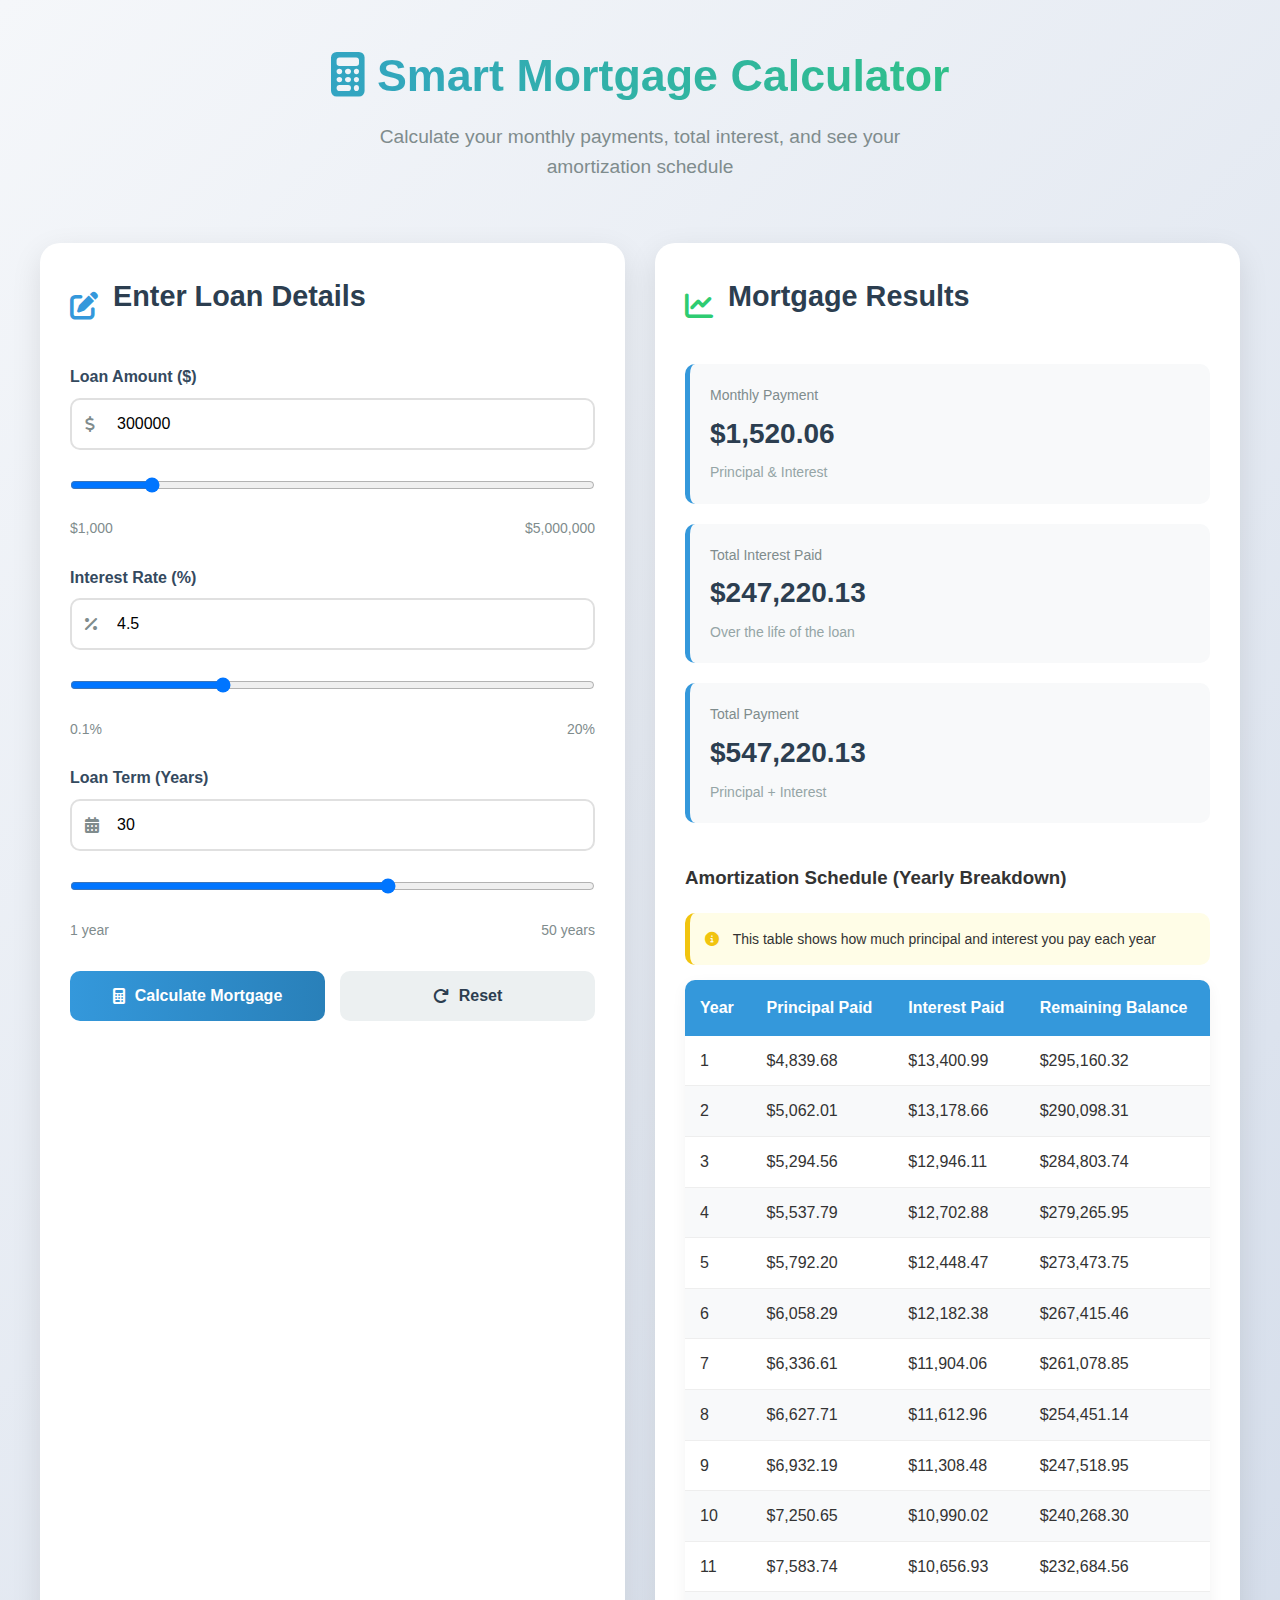
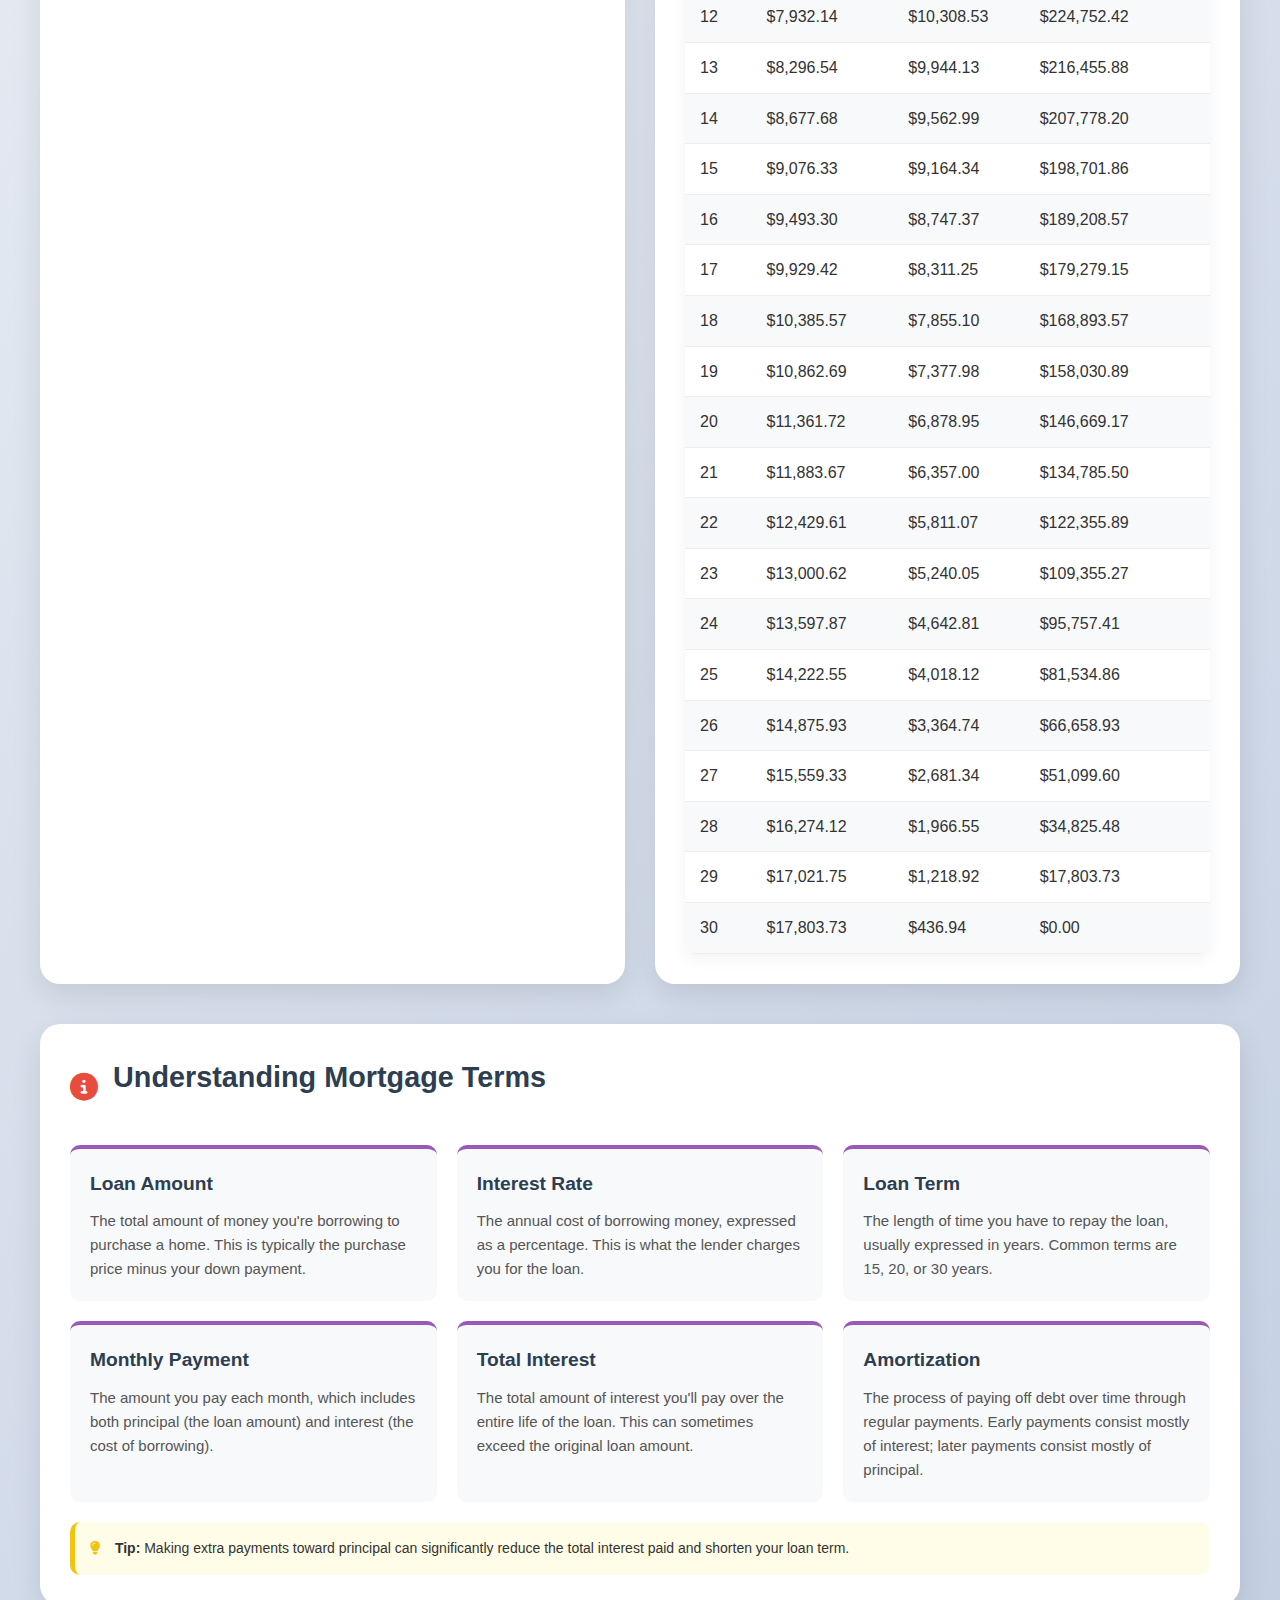
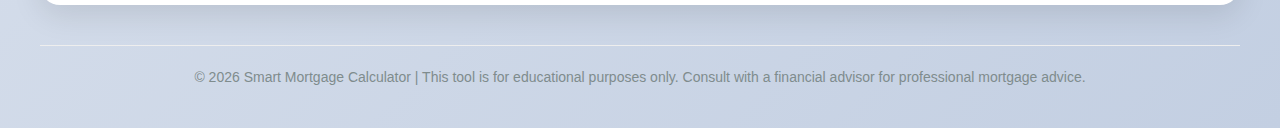
<file: index.html>
<!DOCTYPE html>
<html lang="en">
<head>
    <meta charset="UTF-8">
    <meta name="viewport" content="width=device-width, initial-scale=1.0">
    <title>Smart Mortgage Calculator</title>
    <link rel="stylesheet" href="https://cdnjs.cloudflare.com/ajax/libs/font-awesome/6.4.0/css/all.min.css">
    <style>
        * {
            margin: 0;
            padding: 0;
            box-sizing: border-box;
            font-family: 'Segoe UI', Tahoma, Geneva, Verdana, sans-serif;
        }

        body {
            background: linear-gradient(135deg, #f5f7fa 0%, #c3cfe2 100%);
            color: #333;
            line-height: 1.6;
            min-height: 100vh;
            padding: 20px;
        }

        .container {
            max-width: 1200px;
            margin: 0 auto;
        }

        header {
            text-align: center;
            margin-bottom: 40px;
            padding: 20px;
        }

        h1 {
            color: #2c3e50;
            font-size: 2.8rem;
            margin-bottom: 10px;
            background: linear-gradient(90deg, #3498db, #2ecc71);
            -webkit-background-clip: text;
            background-clip: text;
            color: transparent;
        }

        .tagline {
            color: #7f8c8d;
            font-size: 1.2rem;
            max-width: 600px;
            margin: 0 auto;
        }

        .main-content {
            display: grid;
            grid-template-columns: 1fr 1fr;
            gap: 30px;
            margin-bottom: 40px;
        }

        @media (max-width: 768px) {
            .main-content {
                grid-template-columns: 1fr;
            }
        }

        .calculator-card {
            background-color: white;
            border-radius: 20px;
            box-shadow: 0 10px 30px rgba(0, 0, 0, 0.1);
            padding: 30px;
            transition: transform 0.3s ease;
        }

        .calculator-card:hover {
            transform: translateY(-5px);
        }

        .calculator-header {
            display: flex;
            align-items: center;
            margin-bottom: 25px;
            color: #2c3e50;
        }

        .calculator-header i {
            font-size: 28px;
            margin-right: 15px;
            color: #3498db;
        }

        h2 {
            font-size: 1.8rem;
            color: #2c3e50;
            margin-bottom: 20px;
        }

        .input-group {
            margin-bottom: 25px;
        }

        label {
            display: block;
            margin-bottom: 8px;
            font-weight: 600;
            color: #34495e;
        }

        .input-with-icon {
            position: relative;
        }

        .input-with-icon i {
            position: absolute;
            left: 15px;
            top: 50%;
            transform: translateY(-50%);
            color: #7f8c8d;
        }

        input {
            width: 100%;
            padding: 15px 15px 15px 45px;
            border: 2px solid #e0e0e0;
            border-radius: 10px;
            font-size: 16px;
            transition: all 0.3s;
        }

        input:focus {
            outline: none;
            border-color: #3498db;
            box-shadow: 0 0 0 3px rgba(52, 152, 219, 0.2);
        }

        .range-container {
            margin-top: 10px;
        }

        .range-value {
            display: flex;
            justify-content: space-between;
            font-size: 14px;
            color: #7f8c8d;
        }

        .buttons {
            display: flex;
            gap: 15px;
            margin-top: 30px;
        }

        button {
            flex: 1;
            padding: 16px;
            border: none;
            border-radius: 10px;
            font-size: 16px;
            font-weight: 600;
            cursor: pointer;
            transition: all 0.3s;
            display: flex;
            align-items: center;
            justify-content: center;
        }

        button i {
            margin-right: 10px;
        }

        .calculate-btn {
            background: linear-gradient(90deg, #3498db, #2980b9);
            color: white;
        }

        .calculate-btn:hover {
            background: linear-gradient(90deg, #2980b9, #2573a7);
            box-shadow: 0 5px 15px rgba(52, 152, 219, 0.4);
        }

        .reset-btn {
            background-color: #ecf0f1;
            color: #2c3e50;
        }

        .reset-btn:hover {
            background-color: #dfe6e9;
        }

        .results-card {
            background-color: white;
            border-radius: 20px;
            box-shadow: 0 10px 30px rgba(0, 0, 0, 0.1);
            padding: 30px;
        }

        .results-header {
            display: flex;
            align-items: center;
            margin-bottom: 25px;
            color: #2c3e50;
        }

        .results-header i {
            font-size: 28px;
            margin-right: 15px;
            color: #2ecc71;
        }

        .result-item {
            background-color: #f8f9fa;
            border-radius: 10px;
            padding: 20px;
            margin-bottom: 20px;
            border-left: 5px solid #3498db;
        }

        .result-label {
            font-size: 14px;
            color: #7f8c8d;
            margin-bottom: 5px;
        }

        .result-value {
            font-size: 28px;
            font-weight: 700;
            color: #2c3e50;
        }

        .result-subtext {
            font-size: 14px;
            color: #95a5a6;
            margin-top: 5px;
        }

        .amortization-section {
            margin-top: 40px;
        }

        .amortization-table {
            width: 100%;
            border-collapse: collapse;
            margin-top: 15px;
            box-shadow: 0 5px 15px rgba(0, 0, 0, 0.05);
            border-radius: 10px;
            overflow: hidden;
        }

        .amortization-table th {
            background-color: #3498db;
            color: white;
            padding: 15px;
            text-align: left;
        }

        .amortization-table td {
            padding: 12px 15px;
            border-bottom: 1px solid #eee;
        }

        .amortization-table tr:nth-child(even) {
            background-color: #f8f9fa;
        }

        .amortization-table tr:hover {
            background-color: #e8f4fc;
        }

        .info-section {
            background-color: white;
            border-radius: 20px;
            box-shadow: 0 10px 30px rgba(0, 0, 0, 0.1);
            padding: 30px;
            margin-bottom: 40px;
        }

        .info-header {
            display: flex;
            align-items: center;
            margin-bottom: 25px;
            color: #2c3e50;
        }

        .info-header i {
            font-size: 28px;
            margin-right: 15px;
            color: #e74c3c;
        }

        .term-explanation {
            display: grid;
            grid-template-columns: repeat(auto-fill, minmax(300px, 1fr));
            gap: 20px;
        }

        .term-card {
            background-color: #f8f9fa;
            border-radius: 10px;
            padding: 20px;
            border-top: 4px solid #9b59b6;
        }

        .term-card h4 {
            color: #2c3e50;
            margin-bottom: 10px;
            font-size: 1.2rem;
        }

        .term-card p {
            color: #555;
            font-size: 15px;
        }

        footer {
            text-align: center;
            padding: 20px;
            color: #7f8c8d;
            font-size: 14px;
            border-top: 1px solid #eee;
            margin-top: 30px;
        }

        .note {
            background-color: #fffde7;
            border-radius: 10px;
            padding: 15px;
            margin-top: 20px;
            border-left: 5px solid #f1c40f;
            font-size: 14px;
        }

        .note i {
            color: #f1c40f;
            margin-right: 10px;
        }

        @media (max-width: 480px) {
            .buttons {
                flex-direction: column;
            }
            
            .term-explanation {
                grid-template-columns: 1fr;
            }
            
            h1 {
                font-size: 2rem;
            }
            
            .calculator-card, .results-card, .info-section {
                padding: 20px;
            }
        }
    </style>
</head>
<body>
    <div class="container">
        <header>
            <h1><i class="fas fa-calculator"></i> Smart Mortgage Calculator</h1>
            <p class="tagline">Calculate your monthly payments, total interest, and see your amortization schedule</p>
        </header>

        <div class="main-content">
            <div class="calculator-card">
                <div class="calculator-header">
                    <i class="fas fa-edit"></i>
                    <h2>Enter Loan Details</h2>
                </div>
                
                <div class="input-group">
                    <label for="loanAmount">Loan Amount ($)</label>
                    <div class="input-with-icon">
                        <i class="fas fa-dollar-sign"></i>
                        <input type="number" id="loanAmount" min="1000" max="5000000" step="1000" value="300000" placeholder="Enter loan amount">
                    </div>
                    <div class="range-container">
                        <input type="range" id="loanAmountRange" min="1000" max="5000000" step="1000" value="300000">
                        <div class="range-value">
                            <span>$1,000</span>
                            <span>$5,000,000</span>
                        </div>
                    </div>
                </div>
                
                <div class="input-group">
                    <label for="interestRate">Interest Rate (%)</label>
                    <div class="input-with-icon">
                        <i class="fas fa-percent"></i>
                        <input type="number" id="interestRate" min="0.1" max="20" step="0.1" value="4.5" placeholder="Enter interest rate">
                    </div>
                    <div class="range-container">
                        <input type="range" id="interestRateRange" min="0.1" max="20" step="0.1" value="4.5">
                        <div class="range-value">
                            <span>0.1%</span>
                            <span>20%</span>
                        </div>
                    </div>
                </div>
                
                <div class="input-group">
                    <label for="loanTerm">Loan Term (Years)</label>
                    <div class="input-with-icon">
                        <i class="fas fa-calendar-alt"></i>
                        <input type="number" id="loanTerm" min="1" max="50" step="1" value="30" placeholder="Enter loan term">
                    </div>
                    <div class="range-container">
                        <input type="range" id="loanTermRange" min="1" max="50" step="1" value="30">
                        <div class="range-value">
                            <span>1 year</span>
                            <span>50 years</span>
                        </div>
                    </div>
                </div>
                
                <div class="buttons">
                    <button class="calculate-btn" id="calculateBtn">
                        <i class="fas fa-calculator"></i> Calculate Mortgage
                    </button>
                    <button class="reset-btn" id="resetBtn">
                        <i class="fas fa-redo"></i> Reset
                    </button>
                </div>
            </div>
            
            <div class="results-card">
                <div class="results-header">
                    <i class="fas fa-chart-line"></i>
                    <h2>Mortgage Results</h2>
                </div>
                
                <div class="result-item">
                    <div class="result-label">Monthly Payment</div>
                    <div class="result-value" id="monthlyPayment">$1,520.06</div>
                    <div class="result-subtext">Principal & Interest</div>
                </div>
                
                <div class="result-item">
                    <div class="result-label">Total Interest Paid</div>
                    <div class="result-value" id="totalInterest">$247,220.60</div>
                    <div class="result-subtext">Over the life of the loan</div>
                </div>
                
                <div class="result-item">
                    <div class="result-label">Total Payment</div>
                    <div class="result-value" id="totalPayment">$547,220.60</div>
                    <div class="result-subtext">Principal + Interest</div>
                </div>
                
                <div class="amortization-section">
                    <h3>Amortization Schedule (Yearly Breakdown)</h3>
                    <div class="note">
                        <i class="fas fa-info-circle"></i>
                        This table shows how much principal and interest you pay each year
                    </div>
                    <table class="amortization-table" id="amortizationTable">
                        <thead>
                            <tr>
                                <th>Year</th>
                                <th>Principal Paid</th>
                                <th>Interest Paid</th>
                                <th>Remaining Balance</th>
                            </tr>
                        </thead>
                        <tbody id="amortizationBody">
                            <!-- Amortization rows will be inserted here by JavaScript -->
                        </tbody>
                    </table>
                </div>
            </div>
        </div>
        
        <div class="info-section">
            <div class="info-header">
                <i class="fas fa-info-circle"></i>
                <h2>Understanding Mortgage Terms</h2>
            </div>
            
            <div class="term-explanation">
                <div class="term-card">
                    <h4>Loan Amount</h4>
                    <p>The total amount of money you're borrowing to purchase a home. This is typically the purchase price minus your down payment.</p>
                </div>
                
                <div class="term-card">
                    <h4>Interest Rate</h4>
                    <p>The annual cost of borrowing money, expressed as a percentage. This is what the lender charges you for the loan.</p>
                </div>
                
                <div class="term-card">
                    <h4>Loan Term</h4>
                    <p>The length of time you have to repay the loan, usually expressed in years. Common terms are 15, 20, or 30 years.</p>
                </div>
                
                <div class="term-card">
                    <h4>Monthly Payment</h4>
                    <p>The amount you pay each month, which includes both principal (the loan amount) and interest (the cost of borrowing).</p>
                </div>
                
                <div class="term-card">
                    <h4>Total Interest</h4>
                    <p>The total amount of interest you'll pay over the entire life of the loan. This can sometimes exceed the original loan amount.</p>
                </div>
                
                <div class="term-card">
                    <h4>Amortization</h4>
                    <p>The process of paying off debt over time through regular payments. Early payments consist mostly of interest; later payments consist mostly of principal.</p>
                </div>
            </div>
            
            <div class="note">
                <i class="fas fa-lightbulb"></i>
                <strong>Tip:</strong> Making extra payments toward principal can significantly reduce the total interest paid and shorten your loan term.
            </div>
        </div>
        
        <footer>
            <p>© <span id="currentYear"></span> Smart Mortgage Calculator | This tool is for educational purposes only. Consult with a financial advisor for professional mortgage advice.</p>
        </footer>
    </div>

    <script>
        // DOM Elements
        const loanAmountInput = document.getElementById('loanAmount');
        const loanAmountRange = document.getElementById('loanAmountRange');
        const interestRateInput = document.getElementById('interestRate');
        const interestRateRange = document.getElementById('interestRateRange');
        const loanTermInput = document.getElementById('loanTerm');
        const loanTermRange = document.getElementById('loanTermRange');
        const calculateBtn = document.getElementById('calculateBtn');
        const resetBtn = document.getElementById('resetBtn');
        const monthlyPaymentEl = document.getElementById('monthlyPayment');
        const totalInterestEl = document.getElementById('totalInterest');
        const totalPaymentEl = document.getElementById('totalPayment');
        const amortizationBody = document.getElementById('amortizationBody');
        const currentYearEl = document.getElementById('currentYear');

        // Set current year in footer
        currentYearEl.textContent = new Date().getFullYear();

        // Sync range sliders with number inputs
        loanAmountInput.addEventListener('input', () => {
            loanAmountRange.value = loanAmountInput.value;
            calculateMortgage();
        });

        loanAmountRange.addEventListener('input', () => {
            loanAmountInput.value = loanAmountRange.value;
            calculateMortgage();
        });

        interestRateInput.addEventListener('input', () => {
            interestRateRange.value = interestRateInput.value;
            calculateMortgage();
        });

        interestRateRange.addEventListener('input', () => {
            interestRateInput.value = interestRateRange.value;
            calculateMortgage();
        });

        loanTermInput.addEventListener('input', () => {
            loanTermRange.value = loanTermInput.value;
            calculateMortgage();
        });

        loanTermRange.addEventListener('input', () => {
            loanTermInput.value = loanTermRange.value;
            calculateMortgage();
        });

        // Calculate button event
        calculateBtn.addEventListener('click', calculateMortgage);

        // Reset button event
        resetBtn.addEventListener('click', () => {
            loanAmountInput.value = 300000;
            loanAmountRange.value = 300000;
            interestRateInput.value = 4.5;
            interestRateRange.value = 4.5;
            loanTermInput.value = 30;
            loanTermRange.value = 30;
            calculateMortgage();
        });

        // Format currency
        function formatCurrency(amount) {
            return new Intl.NumberFormat('en-US', {
                style: 'currency',
                currency: 'USD',
                minimumFractionDigits: 2
            }).format(amount);
        }

        // Calculate mortgage function
        function calculateMortgage() {
            // Get input values
            const loanAmount = parseFloat(loanAmountInput.value);
            const annualInterestRate = parseFloat(interestRateInput.value);
            const loanTermYears = parseFloat(loanTermInput.value);

            // Calculate monthly interest rate
            const monthlyInterestRate = annualInterestRate / 100 / 12;
            
            // Calculate total number of payments
            const totalPayments = loanTermYears * 12;
            
            // Calculate monthly payment using the formula: P * r * (1+r)^n / ((1+r)^n - 1)
            // Where P = principal, r = monthly interest rate, n = total number of payments
            const monthlyPayment = loanAmount * 
                (monthlyInterestRate * Math.pow(1 + monthlyInterestRate, totalPayments)) / 
                (Math.pow(1 + monthlyInterestRate, totalPayments) - 1);
            
            // Calculate total payment and total interest
            const totalPayment = monthlyPayment * totalPayments;
            const totalInterest = totalPayment - loanAmount;
            
            // Update results display
            monthlyPaymentEl.textContent = formatCurrency(monthlyPayment);
            totalInterestEl.textContent = formatCurrency(totalInterest);
            totalPaymentEl.textContent = formatCurrency(totalPayment);
            
            // Generate amortization schedule
            generateAmortizationSchedule(loanAmount, annualInterestRate, loanTermYears, monthlyPayment);
        }

        // Generate amortization schedule
        function generateAmortizationSchedule(loanAmount, annualInterestRate, loanTermYears, monthlyPayment) {
            // Clear existing table rows
            amortizationBody.innerHTML = '';
            
            let remainingBalance = loanAmount;
            const monthlyInterestRate = annualInterestRate / 100 / 12;
            const totalPayments = loanTermYears * 12;
            
            let year = 1;
            let yearPrincipal = 0;
            let yearInterest = 0;
            
            for (let payment = 1; payment <= totalPayments; payment++) {
                // Calculate interest for this payment
                const interestPayment = remainingBalance * monthlyInterestRate;
                
                // Calculate principal for this payment
                const principalPayment = monthlyPayment - interestPayment;
                
                // Update remaining balance
                remainingBalance -= principalPayment;
                
                // If remaining balance is negative, set to 0
                if (remainingBalance < 0) remainingBalance = 0;
                
                // Accumulate yearly totals
                yearPrincipal += principalPayment;
                yearInterest += interestPayment;
                
                // At the end of each year or last payment, add a row to the table
                if (payment % 12 === 0 || payment === totalPayments) {
                    const row = document.createElement('tr');
                    
                    // Year cell
                    const yearCell = document.createElement('td');
                    yearCell.textContent = year;
                    row.appendChild(yearCell);
                    
                    // Principal paid cell
                    const principalCell = document.createElement('td');
                    principalCell.textContent = formatCurrency(yearPrincipal);
                    row.appendChild(principalCell);
                    
                    // Interest paid cell
                    const interestCell = document.createElement('td');
                    interestCell.textContent = formatCurrency(yearInterest);
                    row.appendChild(interestCell);
                    
                    // Remaining balance cell
                    const balanceCell = document.createElement('td');
                    balanceCell.textContent = formatCurrency(remainingBalance);
                    row.appendChild(balanceCell);
                    
                    amortizationBody.appendChild(row);
                    
                    // Reset yearly totals and increment year
                    yearPrincipal = 0;
                    yearInterest = 0;
                    year++;
                }
            }
            
            // If no rows were added (loan term less than 1 year), add one row
            if (amortizationBody.children.length === 0) {
                const row = document.createElement('tr');
                
                const yearCell = document.createElement('td');
                yearCell.textContent = 1;
                row.appendChild(yearCell);
                
                const principalCell = document.createElement('td');
                principalCell.textContent = formatCurrency(loanAmount);
                row.appendChild(principalCell);
                
                const interestCell = document.createElement('td');
                interestCell.textContent = formatCurrency(totalPayment - loanAmount);
                row.appendChild(interestCell);
                
                const balanceCell = document.createElement('td');
                balanceCell.textContent = formatCurrency(0);
                row.appendChild(balanceCell);
                
                amortizationBody.appendChild(row);
            }
        }

        // Initialize calculator on page load
        document.addEventListener('DOMContentLoaded', calculateMortgage);
    </script>
</body>
</html>
</file>
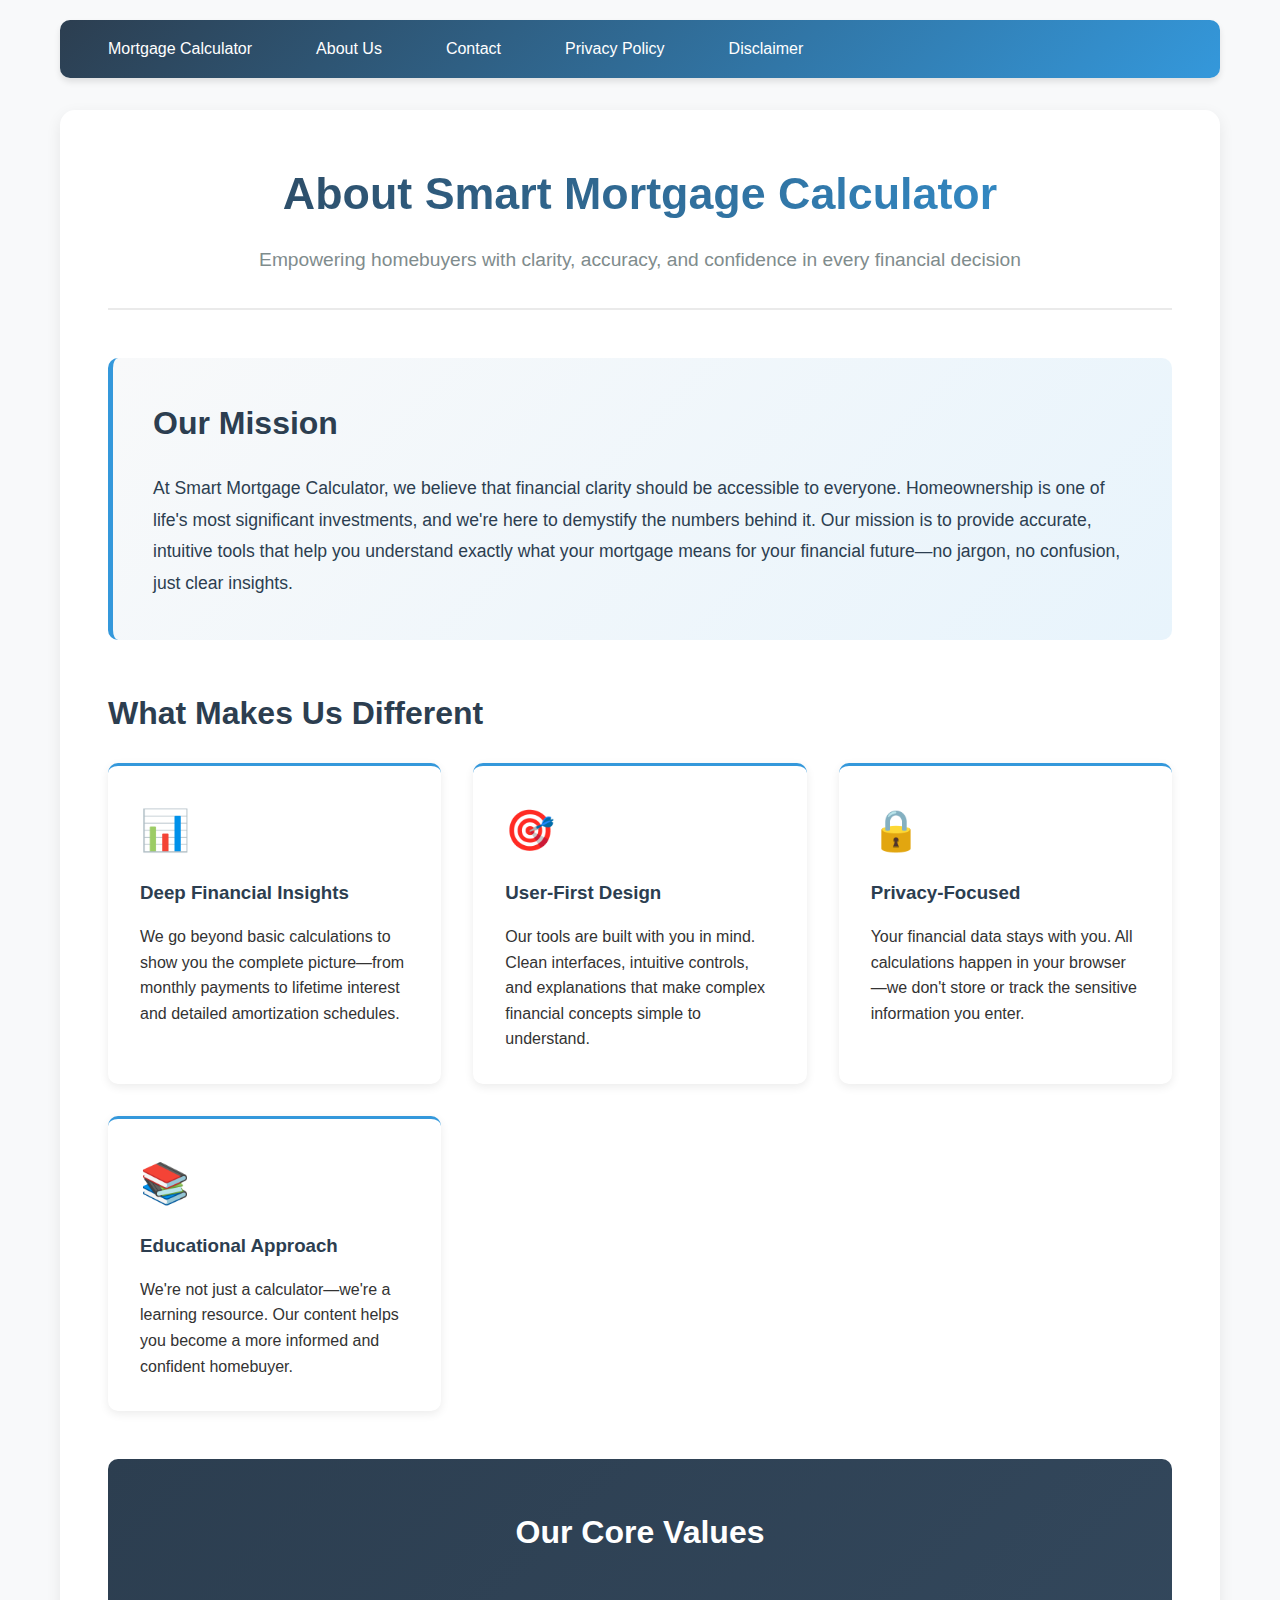
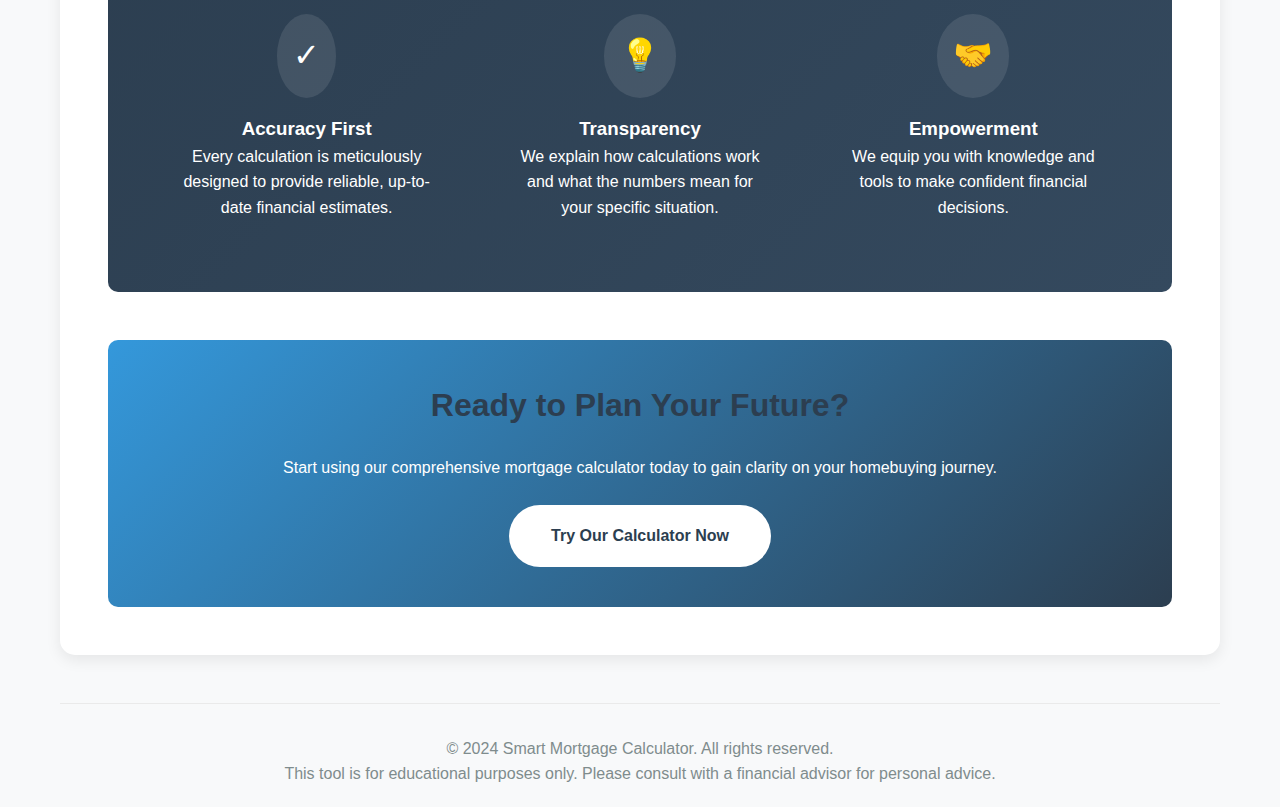
<file: about.html>
<!DOCTYPE html>
<html lang="en">
<head>
    <meta charset="UTF-8">
    <meta name="viewport" content="width=device-width, initial-scale=1.0">
    <title>About Us - Smart Mortgage Calculator</title>
    <style>
        /* Reset and base styles */
        * {
            margin: 0;
            padding: 0;
            box-sizing: border-box;
        }
        
        body {
            font-family: -apple-system, BlinkMacSystemFont, 'Segoe UI', Roboto, Oxygen, Ubuntu, sans-serif;
            line-height: 1.6;
            color: #333;
            background-color: #f8f9fa;
            max-width: 1200px;
            margin: 0 auto;
            padding: 20px;
        }
        
        /* Navigation */
        nav {
            background: linear-gradient(135deg, #2c3e50 0%, #3498db 100%);
            padding: 1rem 2rem;
            border-radius: 10px;
            margin-bottom: 2rem;
            box-shadow: 0 4px 6px rgba(0, 0, 0, 0.1);
        }
        
        .nav-links {
            display: flex;
            justify-content: flex-start;
            gap: 2rem;
            list-style: none;
        }
        
        .nav-links a {
            color: white;
            text-decoration: none;
            font-weight: 500;
            padding: 0.5rem 1rem;
            border-radius: 5px;
            transition: all 0.3s ease;
        }
        
        .nav-links a:hover {
            background-color: rgba(255, 255, 255, 0.1);
            transform: translateY(-2px);
        }
        
        /* Main content */
        .container {
            background: white;
            border-radius: 15px;
            padding: 3rem;
            box-shadow: 0 5px 15px rgba(0, 0, 0, 0.08);
        }
        
        .header {
            text-align: center;
            margin-bottom: 3rem;
            padding-bottom: 2rem;
            border-bottom: 2px solid #eaeaea;
        }
        
        h1 {
            color: #2c3e50;
            font-size: 2.8rem;
            margin-bottom: 1rem;
            background: linear-gradient(135deg, #2c3e50 0%, #3498db 100%);
            -webkit-background-clip: text;
            -webkit-text-fill-color: transparent;
            background-clip: text;
        }
        
        .tagline {
            color: #7f8c8d;
            font-size: 1.2rem;
            max-width: 800px;
            margin: 0 auto;
        }
        
        /* Mission section */
        .mission-section {
            background: linear-gradient(135deg, #f8f9fa 0%, #e8f4fc 100%);
            padding: 2.5rem;
            border-radius: 10px;
            margin-bottom: 3rem;
            border-left: 5px solid #3498db;
        }
        
        h2 {
            color: #2c3e50;
            margin-bottom: 1.5rem;
            font-size: 2rem;
        }
        
        .mission-text {
            font-size: 1.1rem;
            line-height: 1.8;
            color: #2c3e50;
        }
        
        /* Features section */
        .features-grid {
            display: grid;
            grid-template-columns: repeat(auto-fit, minmax(300px, 1fr));
            gap: 2rem;
            margin-bottom: 3rem;
        }
        
        .feature-card {
            background: white;
            padding: 2rem;
            border-radius: 10px;
            box-shadow: 0 3px 10px rgba(0, 0, 0, 0.08);
            transition: transform 0.3s ease;
            border-top: 3px solid #3498db;
        }
        
        .feature-card:hover {
            transform: translateY(-5px);
        }
        
        .feature-icon {
            font-size: 2.5rem;
            color: #3498db;
            margin-bottom: 1rem;
        }
        
        .feature-card h3 {
            color: #2c3e50;
            margin-bottom: 1rem;
        }
        
        /* Team/Values section */
        .values-section {
            background: linear-gradient(135deg, #2c3e50 0%, #34495e 100%);
            color: white;
            padding: 3rem;
            border-radius: 10px;
            margin-bottom: 3rem;
        }
        
        .values-section h2 {
            color: white;
            text-align: center;
            margin-bottom: 2rem;
        }
        
        .values-grid {
            display: grid;
            grid-template-columns: repeat(auto-fit, minmax(250px, 1fr));
            gap: 2rem;
        }
        
        .value-item {
            text-align: center;
            padding: 1.5rem;
        }
        
        .value-icon {
            font-size: 2rem;
            margin-bottom: 1rem;
            display: inline-block;
            padding: 1rem;
            background: rgba(255, 255, 255, 0.1);
            border-radius: 50%;
        }
        
        /* Call to action */
        .cta-section {
            text-align: center;
            padding: 2.5rem;
            background: linear-gradient(135deg, #3498db 0%, #2c3e50 100%);
            color: white;
            border-radius: 10px;
            margin-top: 2rem;
        }
        
        .cta-button {
            display: inline-block;
            background: white;
            color: #2c3e50;
            padding: 1rem 2.5rem;
            border-radius: 50px;
            text-decoration: none;
            font-weight: 600;
            margin-top: 1.5rem;
            transition: all 0.3s ease;
            border: 2px solid transparent;
        }
        
        .cta-button:hover {
            background: transparent;
            color: white;
            border-color: white;
            transform: scale(1.05);
        }
        
        /* Footer */
        footer {
            text-align: center;
            margin-top: 3rem;
            padding-top: 2rem;
            border-top: 1px solid #eaeaea;
            color: #7f8c8d;
        }
        
        /* Responsive design */
        @media (max-width: 768px) {
            .container {
                padding: 1.5rem;
            }
            
            h1 {
                font-size: 2.2rem;
            }
            
            .nav-links {
                flex-direction: column;
                gap: 0.5rem;
            }
            
            .nav-links a {
                display: block;
                text-align: center;
                padding: 0.8rem;
            }
            
            .features-grid,
            .values-grid {
                grid-template-columns: 1fr;
            }
            
            .mission-section,
            .values-section,
            .cta-section {
                padding: 1.5rem;
            }
        }
    </style>
</head>
<body>
    <!-- Navigation -->
    <nav>
        <ul class="nav-links">
            <li><a href="index.html">Mortgage Calculator</a></li>
            <li><a href="about.html">About Us</a></li>
            <li><a href="contact.html">Contact</a></li>
            <li><a href="privacy-policy.html">Privacy Policy</a></li>
            <li><a href="disclaimer.html">Disclaimer</a></li>
        </ul>
    </nav>

    <!-- Main Content -->
    <div class="container">
        <header class="header">
            <h1>About Smart Mortgage Calculator</h1>
            <p class="tagline">Empowering homebuyers with clarity, accuracy, and confidence in every financial decision</p>
        </header>

        <!-- Mission Section -->
        <section class="mission-section">
            <h2>Our Mission</h2>
            <p class="mission-text">
                At Smart Mortgage Calculator, we believe that financial clarity should be accessible to everyone. 
                Homeownership is one of life's most significant investments, and we're here to demystify the numbers 
                behind it. Our mission is to provide accurate, intuitive tools that help you understand exactly what 
                your mortgage means for your financial future—no jargon, no confusion, just clear insights.
            </p>
        </section>

        <!-- What Makes Us Different -->
        <section>
            <h2>What Makes Us Different</h2>
            <div class="features-grid">
                <div class="feature-card">
                    <div class="feature-icon">📊</div>
                    <h3>Deep Financial Insights</h3>
                    <p>We go beyond basic calculations to show you the complete picture—from monthly payments to lifetime interest and detailed amortization schedules.</p>
                </div>
                
                <div class="feature-card">
                    <div class="feature-icon">🎯</div>
                    <h3>User-First Design</h3>
                    <p>Our tools are built with you in mind. Clean interfaces, intuitive controls, and explanations that make complex financial concepts simple to understand.</p>
                </div>
                
                <div class="feature-card">
                    <div class="feature-icon">🔒</div>
                    <h3>Privacy-Focused</h3>
                    <p>Your financial data stays with you. All calculations happen in your browser—we don't store or track the sensitive information you enter.</p>
                </div>
                
                <div class="feature-card">
                    <div class="feature-icon">📚</div>
                    <h3>Educational Approach</h3>
                    <p>We're not just a calculator—we're a learning resource. Our content helps you become a more informed and confident homebuyer.</p>
                </div>
            </div>
        </section>

        <!-- Our Values -->
        <section class="values-section">
            <h2>Our Core Values</h2>
            <div class="values-grid">
                <div class="value-item">
                    <div class="value-icon">✓</div>
                    <h3>Accuracy First</h3>
                    <p>Every calculation is meticulously designed to provide reliable, up-to-date financial estimates.</p>
                </div>
                
                <div class="value-item">
                    <div class="value-icon">💡</div>
                    <h3>Transparency</h3>
                    <p>We explain how calculations work and what the numbers mean for your specific situation.</p>
                </div>
                
                <div class="value-item">
                    <div class="value-icon">🤝</div>
                    <h3>Empowerment</h3>
                    <p>We equip you with knowledge and tools to make confident financial decisions.</p>
                </div>
            </div>
        </section>

        <!-- Call to Action -->
        <section class="cta-section">
            <h2>Ready to Plan Your Future?</h2>
            <p>Start using our comprehensive mortgage calculator today to gain clarity on your homebuying journey.</p>
            <a href="index.html" class="cta-button">Try Our Calculator Now</a>
        </section>
    </div>

    <!-- Footer -->
    <footer>
        <p>&copy; 2024 Smart Mortgage Calculator. All rights reserved.</p>
        <p>This tool is for educational purposes only. Please consult with a financial advisor for personal advice.</p>
    </footer>
</body>
</html>
</file>
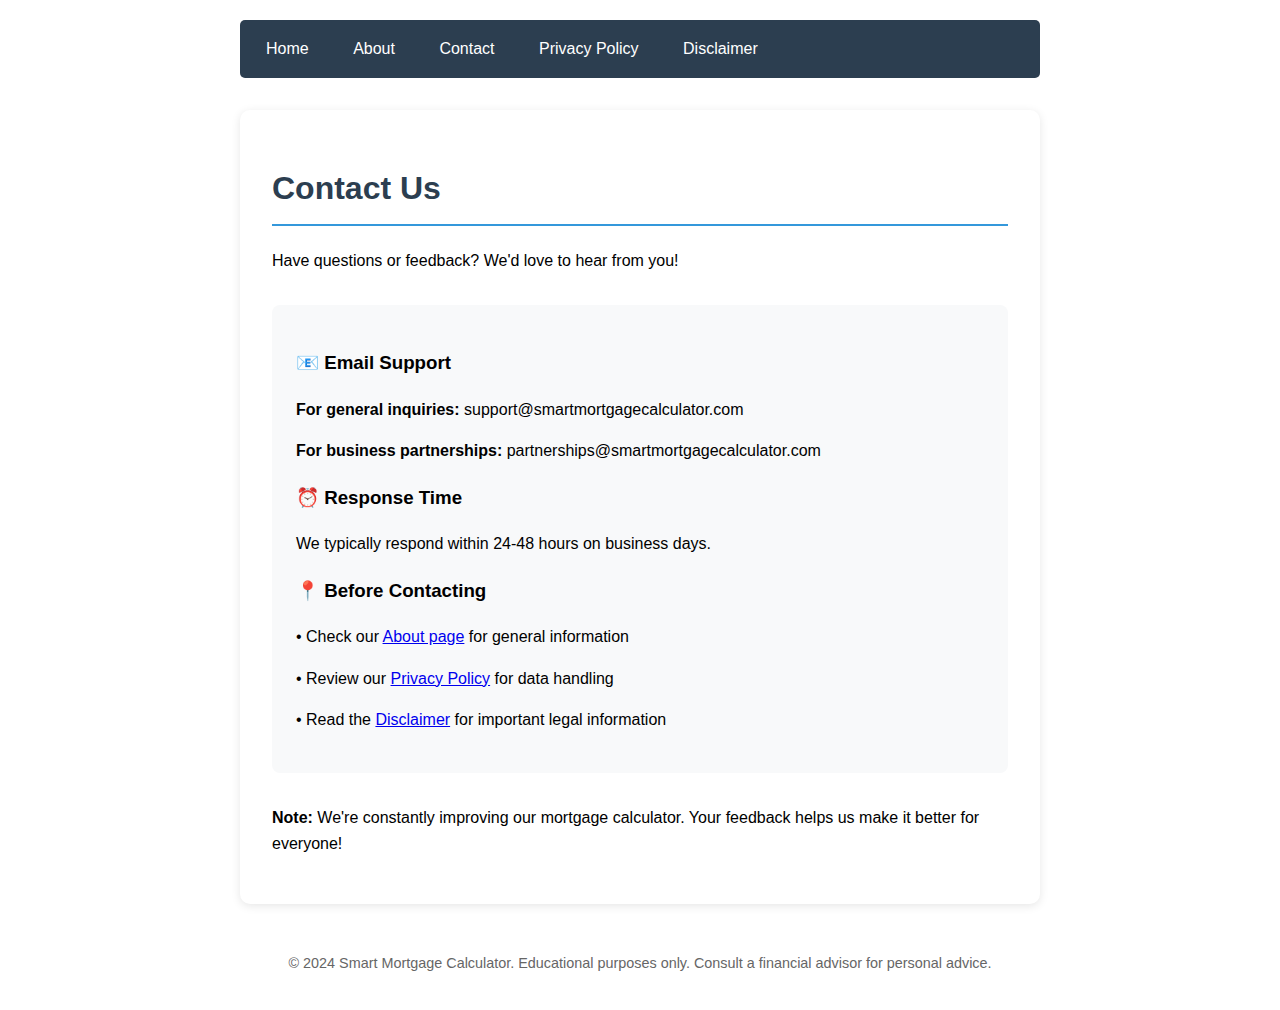
<file: contact.html>
<!DOCTYPE html>
<html lang="en">
<head>
    <meta charset="UTF-8">
    <meta name="viewport" content="width=device-width, initial-scale=1.0">
    <title>Contact - Smart Mortgage Calculator</title>
    <style>
        body {
            font-family: Arial, sans-serif;
            max-width: 800px;
            margin: 0 auto;
            padding: 20px;
            line-height: 1.6;
        }
        nav {
            background: #2c3e50;
            padding: 1rem;
            margin-bottom: 2rem;
            border-radius: 5px;
        }
        nav a {
            color: white;
            text-decoration: none;
            margin-right: 20px;
            padding: 5px 10px;
        }
        nav a:hover {
            background: #3498db;
            border-radius: 3px;
        }
        .contact-container {
            background: white;
            padding: 2rem;
            border-radius: 10px;
            box-shadow: 0 2px 10px rgba(0,0,0,0.1);
        }
        .contact-info {
            background: #f8f9fa;
            padding: 1.5rem;
            border-radius: 8px;
            margin-top: 2rem;
        }
        h1 {
            color: #2c3e50;
            border-bottom: 2px solid #3498db;
            padding-bottom: 10px;
        }
        footer {
            text-align: center;
            margin-top: 3rem;
            color: #666;
            font-size: 0.9rem;
        }
    </style>
</head>
<body>
    <!-- Navigation -->
    <nav>
        <a href="index.html">Home</a>
        <a href="about.html">About</a>
        <a href="contact.html">Contact</a>
        <a href="privacy-policy.html">Privacy Policy</a>
        <a href="disclaimer.html">Disclaimer</a>
    </nav>

    <div class="contact-container">
        <h1>Contact Us</h1>
        <p>Have questions or feedback? We'd love to hear from you!</p>
        
        <div class="contact-info">
            <h3>📧 Email Support</h3>
            <p><strong>For general inquiries:</strong> support@smartmortgagecalculator.com</p>
            <p><strong>For business partnerships:</strong> partnerships@smartmortgagecalculator.com</p>
            
            <h3>⏰ Response Time</h3>
            <p>We typically respond within 24-48 hours on business days.</p>
            
            <h3>📍 Before Contacting</h3>
            <p>• Check our <a href="about.html">About page</a> for general information</p>
            <p>• Review our <a href="privacy-policy.html">Privacy Policy</a> for data handling</p>
            <p>• Read the <a href="disclaimer.html">Disclaimer</a> for important legal information</p>
        </div>
        
        <p style="margin-top: 2rem;"><strong>Note:</strong> We're constantly improving our mortgage calculator. Your feedback helps us make it better for everyone!</p>
    </div>

    <footer>
        <p>© 2024 Smart Mortgage Calculator. Educational purposes only. Consult a financial advisor for personal advice.</p>
    </footer>
</body>
</html>
</file>
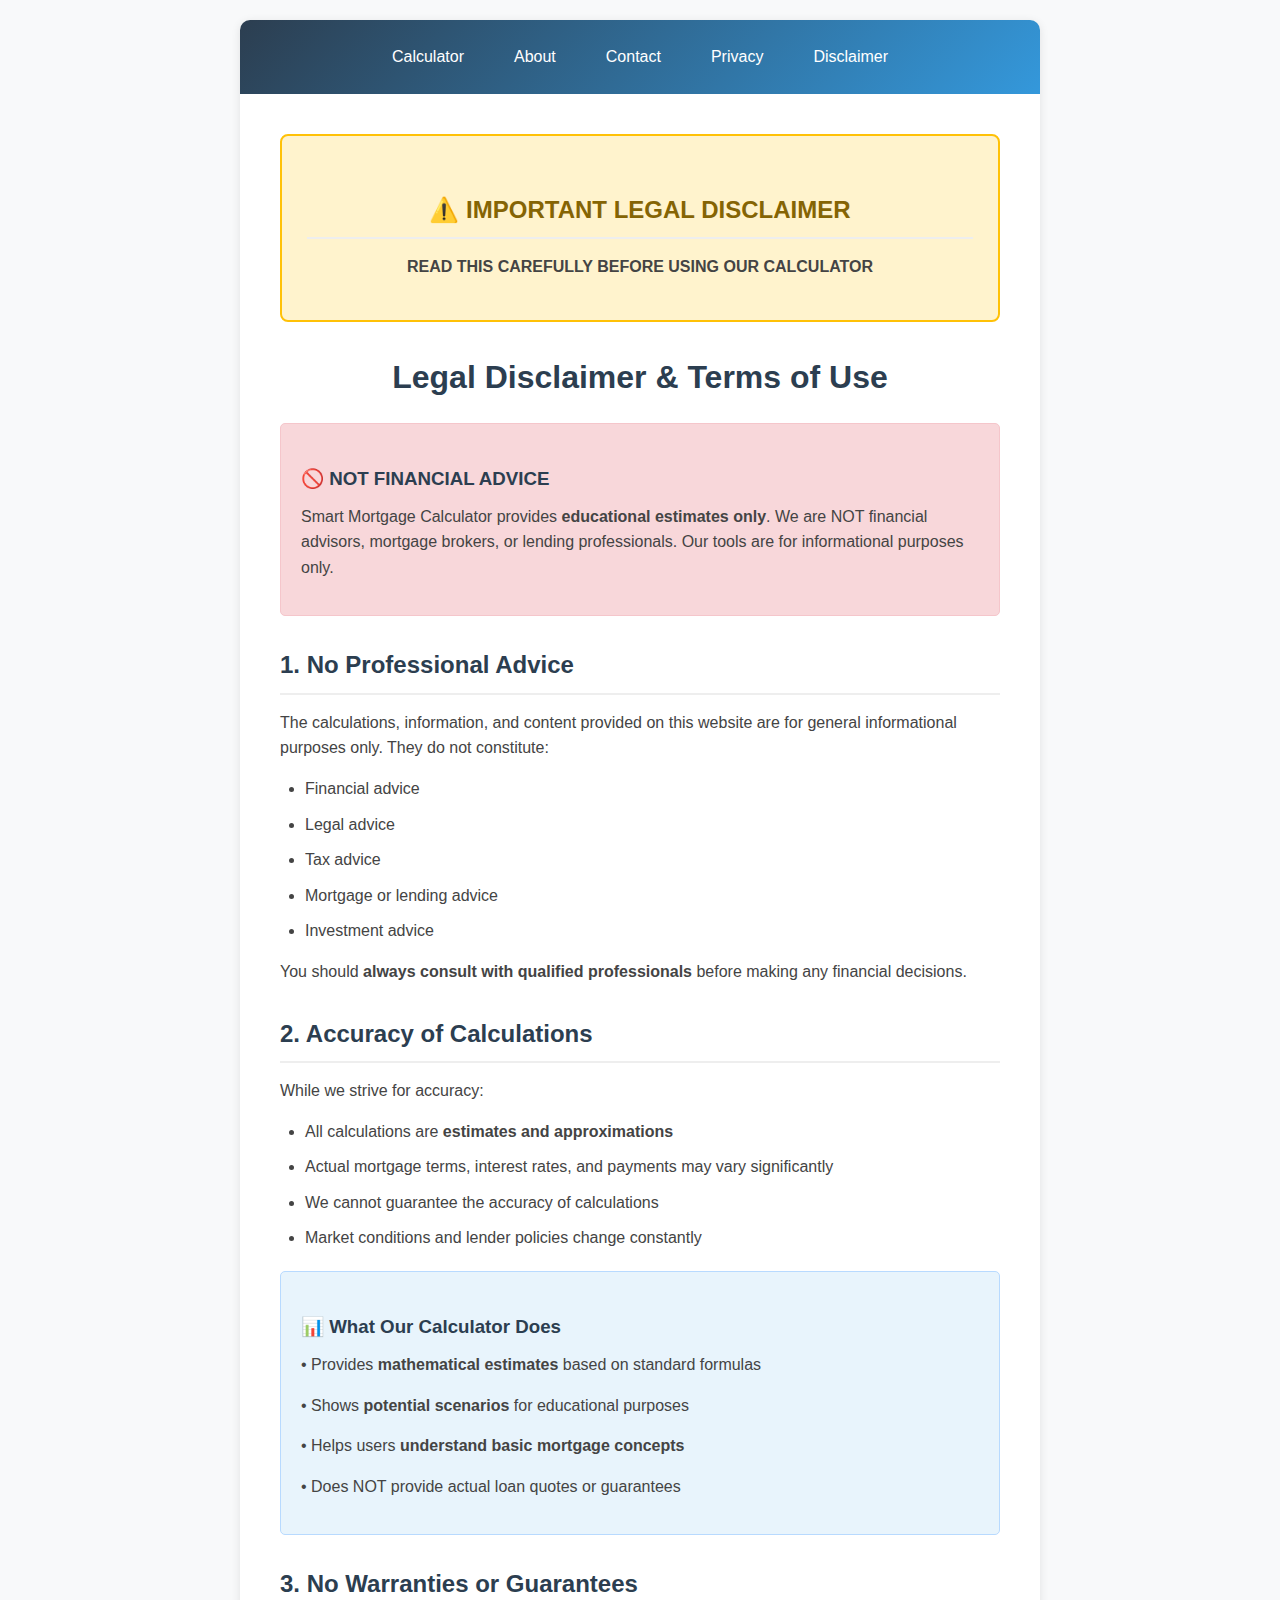
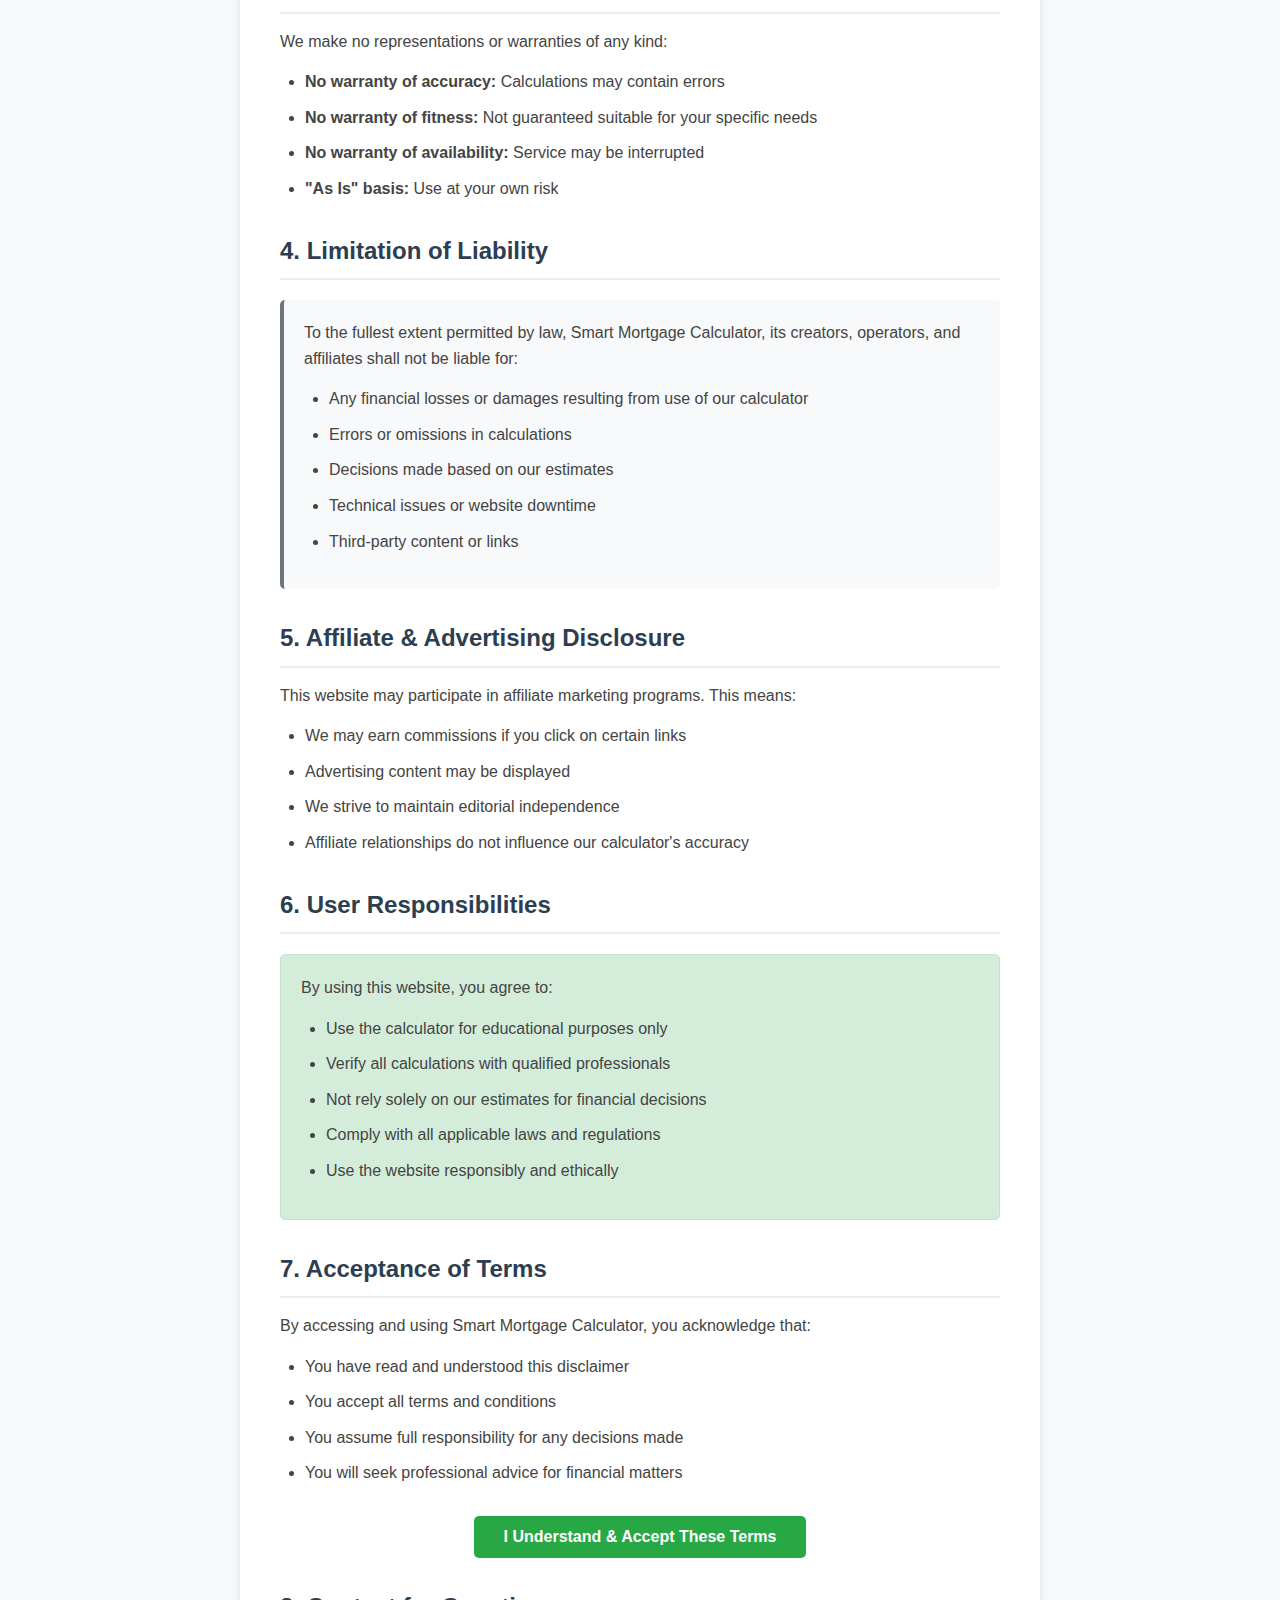
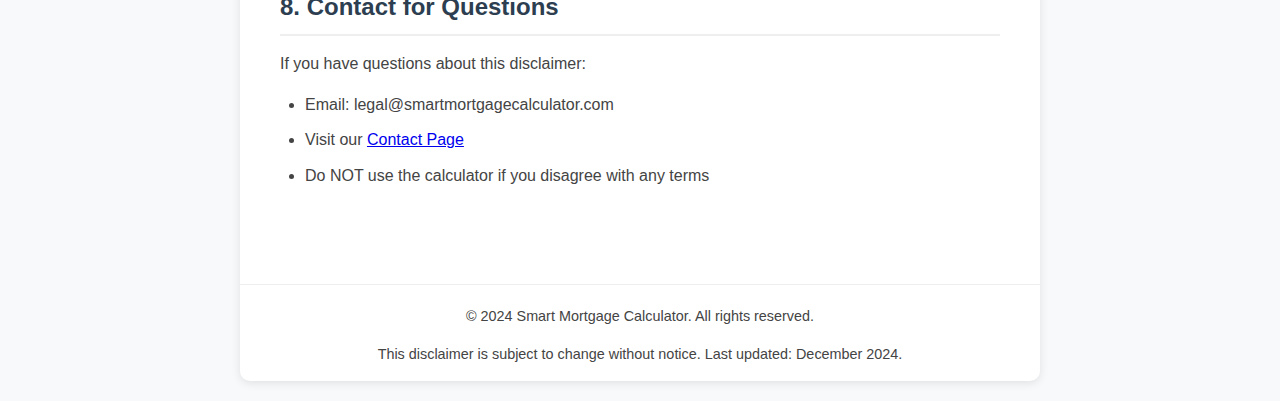
<file: disclaimer.html>
<!DOCTYPE html>
<html lang="en">
<head>
    <meta charset="UTF-8">
    <meta name="viewport" content="width=device-width, initial-scale=1.0">
    <title>Legal Disclaimer - Smart Mortgage Calculator</title>
    <style>
        * {
            margin: 0;
            padding: 0;
            box-sizing: border-box;
        }
        body {
            font-family: -apple-system, BlinkMacSystemFont, 'Segoe UI', Roboto, sans-serif;
            line-height: 1.6;
            color: #333;
            background-color: #f8f9fa;
            padding: 20px;
        }
        .container {
            max-width: 800px;
            margin: 0 auto;
            background: white;
            border-radius: 10px;
            box-shadow: 0 2px 10px rgba(0,0,0,0.1);
            overflow: hidden;
        }
        nav {
            background: linear-gradient(135deg, #2c3e50 0%, #3498db 100%);
            padding: 1rem;
            display: flex;
            justify-content: center;
            gap: 20px;
        }
        nav a {
            color: white;
            text-decoration: none;
            padding: 8px 15px;
            border-radius: 5px;
            transition: background 0.3s;
        }
        nav a:hover {
            background: rgba(255,255,255,0.2);
        }
        .content {
            padding: 40px;
        }
        h1 {
            color: #2c3e50;
            margin-bottom: 20px;
            text-align: center;
        }
        .disclaimer-alert {
            background: #fff3cd;
            border: 2px solid #ffc107;
            padding: 25px;
            border-radius: 8px;
            margin-bottom: 30px;
            text-align: center;
        }
        .disclaimer-alert h2 {
            color: #856404;
            margin-bottom: 15px;
        }
        h2 {
            color: #2c3e50;
            margin: 30px 0 15px 0;
            padding-bottom: 8px;
            border-bottom: 2px solid #eee;
        }
        h3 {
            color: #2c3e50;
            margin: 20px 0 10px 0;
        }
        p {
            margin-bottom: 15px;
            color: #444;
        }
        ul {
            margin: 15px 0;
            padding-left: 25px;
        }
        li {
            margin-bottom: 10px;
            color: #444;
        }
        .warning-box {
            background: #f8d7da;
            border: 1px solid #f5c6cb;
            padding: 20px;
            margin: 20px 0;
            border-radius: 5px;
            color: #721c24;
        }
        .info-box {
            background: #e8f4fc;
            border: 1px solid #b8daff;
            padding: 20px;
            margin: 20px 0;
            border-radius: 5px;
            color: #004085;
        }
        .legal-section {
            background: #f8f9fa;
            padding: 20px;
            border-radius: 5px;
            margin: 20px 0;
            border-left: 4px solid #6c757d;
        }
        .important-points {
            background: #d4edda;
            border: 1px solid #c3e6cb;
            padding: 20px;
            margin: 20px 0;
            border-radius: 5px;
        }
        .button-container {
            text-align: center;
            margin: 30px 0;
        }
        .accept-button {
            background: #28a745;
            color: white;
            border: none;
            padding: 12px 30px;
            font-size: 16px;
            border-radius: 5px;
            cursor: pointer;
            font-weight: bold;
            transition: background 0.3s;
        }
        .accept-button:hover {
            background: #218838;
        }
        footer {
            text-align: center;
            margin-top: 40px;
            padding-top: 20px;
            border-top: 1px solid #eee;
            color: #777;
            font-size: 0.9em;
        }
        @media (max-width: 600px) {
            nav {
                flex-direction: column;
                gap: 10px;
                text-align: center;
            }
            .content {
                padding: 20px;
            }
        }
    </style>
</head>
<body>
    <div class="container">
        <!-- Navigation -->
        <nav>
            <a href="index.html">Calculator</a>
            <a href="about.html">About</a>
            <a href="contact.html">Contact</a>
            <a href="privacy-policy.html">Privacy</a>
            <a href="disclaimer.html">Disclaimer</a>
        </nav>

        <div class="content">
            <div class="disclaimer-alert">
                <h2>⚠️ IMPORTANT LEGAL DISCLAIMER</h2>
                <p><strong>READ THIS CAREFULLY BEFORE USING OUR CALCULATOR</strong></p>
            </div>
            
            <h1>Legal Disclaimer & Terms of Use</h1>
            
            <div class="warning-box">
                <h3>🚫 NOT FINANCIAL ADVICE</h3>
                <p>Smart Mortgage Calculator provides <strong>educational estimates only</strong>. We are NOT financial advisors, mortgage brokers, or lending professionals. Our tools are for informational purposes only.</p>
            </div>
            
            <h2>1. No Professional Advice</h2>
            <p>The calculations, information, and content provided on this website are for general informational purposes only. They do not constitute:</p>
            <ul>
                <li>Financial advice</li>
                <li>Legal advice</li>
                <li>Tax advice</li>
                <li>Mortgage or lending advice</li>
                <li>Investment advice</li>
            </ul>
            <p>You should <strong>always consult with qualified professionals</strong> before making any financial decisions.</p>
            
            <h2>2. Accuracy of Calculations</h2>
            <p>While we strive for accuracy:</p>
            <ul>
                <li>All calculations are <strong>estimates and approximations</strong></li>
                <li>Actual mortgage terms, interest rates, and payments may vary significantly</li>
                <li>We cannot guarantee the accuracy of calculations</li>
                <li>Market conditions and lender policies change constantly</li>
            </ul>
            
            <div class="info-box">
                <h3>📊 What Our Calculator Does</h3>
                <p>• Provides <strong>mathematical estimates</strong> based on standard formulas</p>
                <p>• Shows <strong>potential scenarios</strong> for educational purposes</p>
                <p>• Helps users <strong>understand basic mortgage concepts</strong></p>
                <p>• Does NOT provide actual loan quotes or guarantees</p>
            </div>
            
            <h2>3. No Warranties or Guarantees</h2>
            <p>We make no representations or warranties of any kind:</p>
            <ul>
                <li><strong>No warranty of accuracy:</strong> Calculations may contain errors</li>
                <li><strong>No warranty of fitness:</strong> Not guaranteed suitable for your specific needs</li>
                <li><strong>No warranty of availability:</strong> Service may be interrupted</li>
                <li><strong>"As Is" basis:</strong> Use at your own risk</li>
            </ul>
            
            <h2>4. Limitation of Liability</h2>
            <div class="legal-section">
                <p>To the fullest extent permitted by law, Smart Mortgage Calculator, its creators, operators, and affiliates shall not be liable for:</p>
                <ul>
                    <li>Any financial losses or damages resulting from use of our calculator</li>
                    <li>Errors or omissions in calculations</li>
                    <li>Decisions made based on our estimates</li>
                    <li>Technical issues or website downtime</li>
                    <li>Third-party content or links</li>
                </ul>
            </div>
            
            <h2>5. Affiliate & Advertising Disclosure</h2>
            <p>This website may participate in affiliate marketing programs. This means:</p>
            <ul>
                <li>We may earn commissions if you click on certain links</li>
                <li>Advertising content may be displayed</li>
                <li>We strive to maintain editorial independence</li>
                <li>Affiliate relationships do not influence our calculator's accuracy</li>
            </ul>
            
            <h2>6. User Responsibilities</h2>
            <div class="important-points">
                <p>By using this website, you agree to:</p>
                <ul>
                    <li>Use the calculator for educational purposes only</li>
                    <li>Verify all calculations with qualified professionals</li>
                    <li>Not rely solely on our estimates for financial decisions</li>
                    <li>Comply with all applicable laws and regulations</li>
                    <li>Use the website responsibly and ethically</li>
                </ul>
            </div>
            
            <h2>7. Acceptance of Terms</h2>
            <p>By accessing and using Smart Mortgage Calculator, you acknowledge that:</p>
            <ul>
                <li>You have read and understood this disclaimer</li>
                <li>You accept all terms and conditions</li>
                <li>You assume full responsibility for any decisions made</li>
                <li>You will seek professional advice for financial matters</li>
            </ul>
            
            <div class="button-container">
                <button class="accept-button" onclick="acceptDisclaimer()">I Understand & Accept These Terms</button>
                <p id="acceptMessage" style="margin-top: 10px; display: none; color: green; font-weight: bold;">✓ Thank you. Please use our calculator responsibly.</p>
            </div>
            
            <h2>8. Contact for Questions</h2>
            <p>If you have questions about this disclaimer:</p>
            <ul>
                <li>Email: legal@smartmortgagecalculator.com</li>
                <li>Visit our <a href="contact.html">Contact Page</a></li>
                <li>Do NOT use the calculator if you disagree with any terms</li>
            </ul>
        </div>
        
        <footer>
            <p>© 2024 Smart Mortgage Calculator. All rights reserved.</p>
            <p>This disclaimer is subject to change without notice. Last updated: December 2024.</p>
        </footer>
    </div>
    
    <script>
        function acceptDisclaimer() {
            document.getElementById('acceptMessage').style.display = 'block';
            setTimeout(() => {
                document.getElementById('acceptMessage').style.display = 'none';
            }, 5000);
        }
    </script>
</body>
</html>
</file>
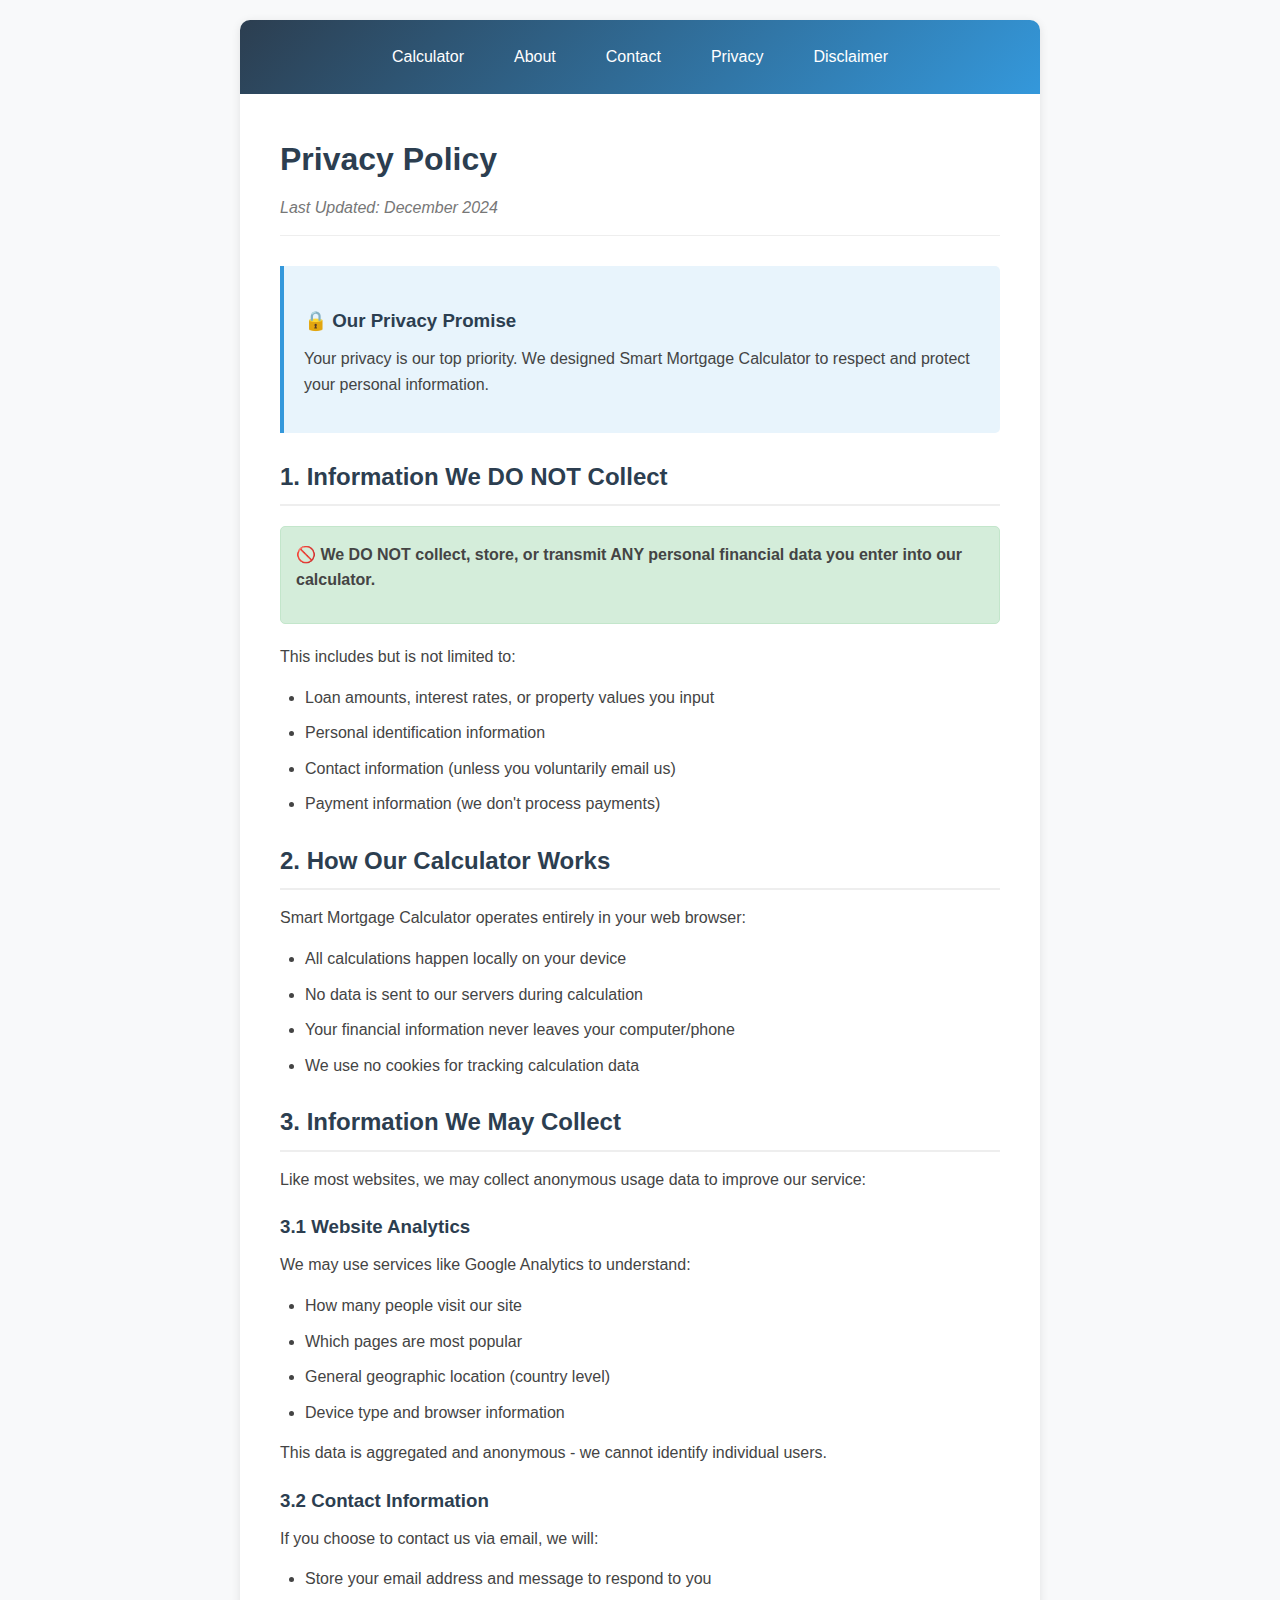
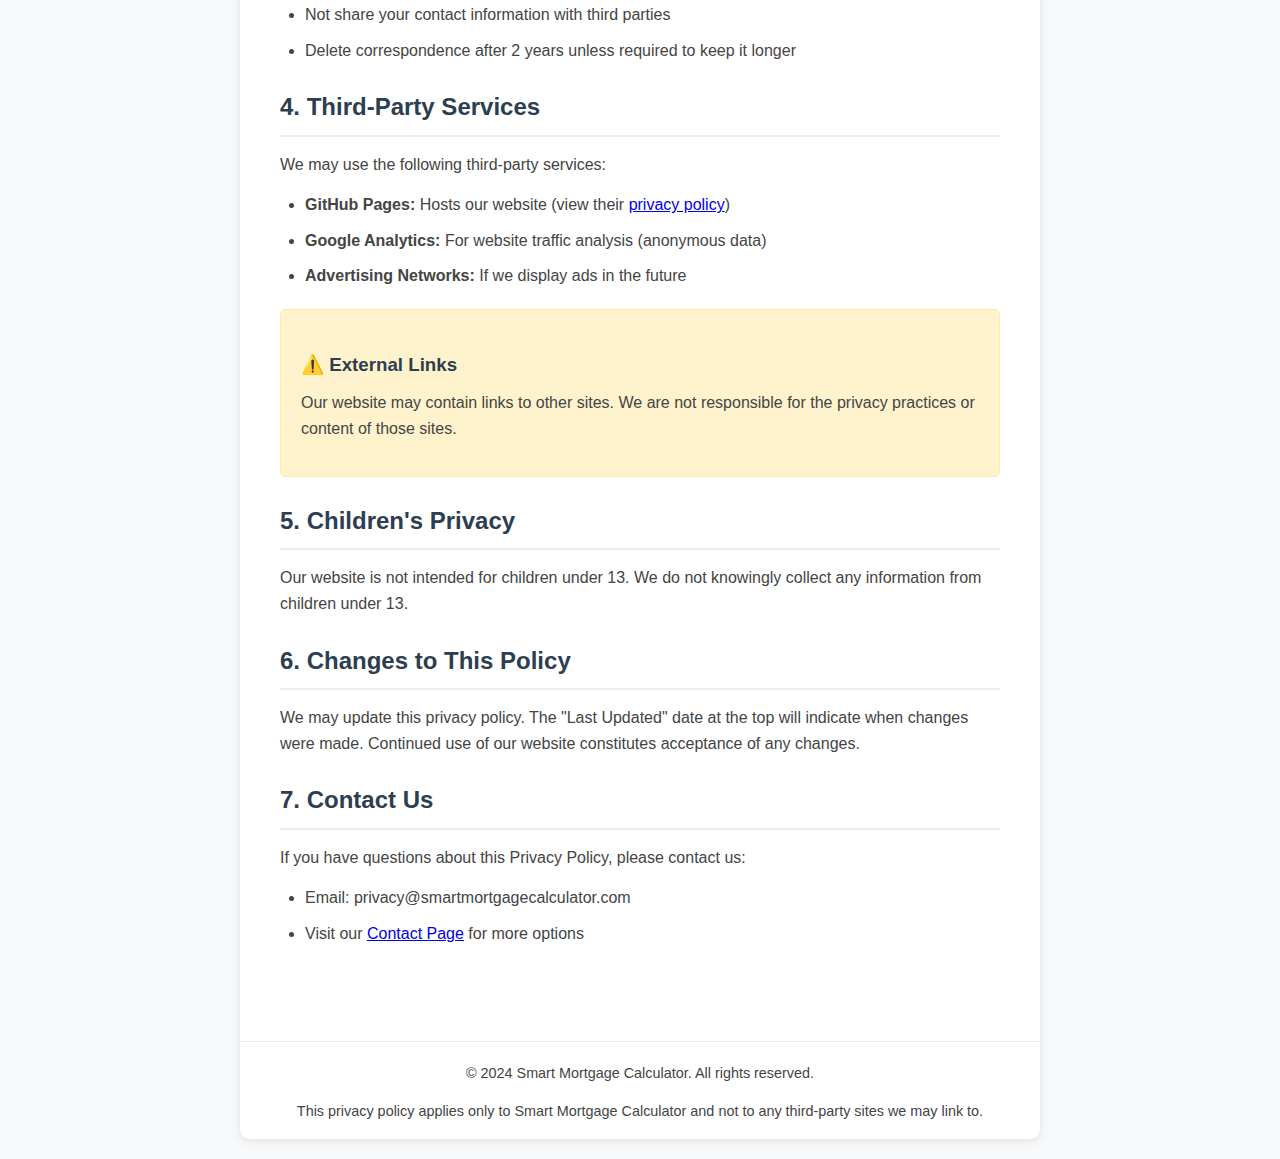
<file: privacy.html>
<!DOCTYPE html>
<html lang="en">
<head>
    <meta charset="UTF-8">
    <meta name="viewport" content="width=device-width, initial-scale=1.0">
    <title>Privacy Policy - Smart Mortgage Calculator</title>
    <style>
        * {
            margin: 0;
            padding: 0;
            box-sizing: border-box;
        }
        body {
            font-family: -apple-system, BlinkMacSystemFont, 'Segoe UI', Roboto, sans-serif;
            line-height: 1.6;
            color: #333;
            background-color: #f8f9fa;
            padding: 20px;
        }
        .container {
            max-width: 800px;
            margin: 0 auto;
            background: white;
            border-radius: 10px;
            box-shadow: 0 2px 10px rgba(0,0,0,0.1);
            overflow: hidden;
        }
        nav {
            background: linear-gradient(135deg, #2c3e50 0%, #3498db 100%);
            padding: 1rem;
            display: flex;
            justify-content: center;
            gap: 20px;
        }
        nav a {
            color: white;
            text-decoration: none;
            padding: 8px 15px;
            border-radius: 5px;
            transition: background 0.3s;
        }
        nav a:hover {
            background: rgba(255,255,255,0.2);
        }
        .content {
            padding: 40px;
        }
        h1 {
            color: #2c3e50;
            margin-bottom: 10px;
        }
        .last-updated {
            color: #777;
            font-style: italic;
            margin-bottom: 30px;
            padding-bottom: 15px;
            border-bottom: 1px solid #eee;
        }
        h2 {
            color: #2c3e50;
            margin: 25px 0 15px 0;
            padding-bottom: 8px;
            border-bottom: 2px solid #eee;
        }
        h3 {
            color: #2c3e50;
            margin: 20px 0 10px 0;
        }
        p {
            margin-bottom: 15px;
            color: #444;
        }
        ul {
            margin: 15px 0;
            padding-left: 25px;
        }
        li {
            margin-bottom: 10px;
            color: #444;
        }
        .highlight-box {
            background: #e8f4fc;
            border-left: 4px solid #3498db;
            padding: 20px;
            margin: 20px 0;
            border-radius: 0 5px 5px 0;
        }
        .warning-box {
            background: #fff3cd;
            border: 1px solid #ffeaa7;
            padding: 20px;
            margin: 20px 0;
            border-radius: 5px;
        }
        .no-data {
            background: #d4edda;
            border: 1px solid #c3e6cb;
            padding: 15px;
            margin: 20px 0;
            border-radius: 5px;
            font-weight: bold;
        }
        footer {
            text-align: center;
            margin-top: 40px;
            padding-top: 20px;
            border-top: 1px solid #eee;
            color: #777;
            font-size: 0.9em;
        }
        @media (max-width: 600px) {
            nav {
                flex-direction: column;
                gap: 10px;
                text-align: center;
            }
            .content {
                padding: 20px;
            }
        }
    </style>
</head>
<body>
    <div class="container">
        <!-- Navigation -->
        <nav>
            <a href="index.html">Calculator</a>
            <a href="about.html">About</a>
            <a href="contact.html">Contact</a>
            <a href="privacy-policy.html">Privacy</a>
            <a href="disclaimer.html">Disclaimer</a>
        </nav>

        <div class="content">
            <h1>Privacy Policy</h1>
            <p class="last-updated">Last Updated: December 2024</p>
            
            <div class="highlight-box">
                <h3>🔒 Our Privacy Promise</h3>
                <p>Your privacy is our top priority. We designed Smart Mortgage Calculator to respect and protect your personal information.</p>
            </div>
            
            <h2>1. Information We DO NOT Collect</h2>
            <div class="no-data">
                <p>🚫 We DO NOT collect, store, or transmit ANY personal financial data you enter into our calculator.</p>
            </div>
            <p>This includes but is not limited to:</p>
            <ul>
                <li>Loan amounts, interest rates, or property values you input</li>
                <li>Personal identification information</li>
                <li>Contact information (unless you voluntarily email us)</li>
                <li>Payment information (we don't process payments)</li>
            </ul>
            
            <h2>2. How Our Calculator Works</h2>
            <p>Smart Mortgage Calculator operates entirely in your web browser:</p>
            <ul>
                <li>All calculations happen locally on your device</li>
                <li>No data is sent to our servers during calculation</li>
                <li>Your financial information never leaves your computer/phone</li>
                <li>We use no cookies for tracking calculation data</li>
            </ul>
            
            <h2>3. Information We May Collect</h2>
            <p>Like most websites, we may collect anonymous usage data to improve our service:</p>
            
            <h3>3.1 Website Analytics</h3>
            <p>We may use services like Google Analytics to understand:</p>
            <ul>
                <li>How many people visit our site</li>
                <li>Which pages are most popular</li>
                <li>General geographic location (country level)</li>
                <li>Device type and browser information</li>
            </ul>
            <p>This data is aggregated and anonymous - we cannot identify individual users.</p>
            
            <h3>3.2 Contact Information</h3>
            <p>If you choose to contact us via email, we will:</p>
            <ul>
                <li>Store your email address and message to respond to you</li>
                <li>Not share your contact information with third parties</li>
                <li>Delete correspondence after 2 years unless required to keep it longer</li>
            </ul>
            
            <h2>4. Third-Party Services</h2>
            <p>We may use the following third-party services:</p>
            <ul>
                <li><strong>GitHub Pages:</strong> Hosts our website (view their <a href="https://docs.github.com/en/site-policy/privacy-policies/github-privacy-statement" target="_blank">privacy policy</a>)</li>
                <li><strong>Google Analytics:</strong> For website traffic analysis (anonymous data)</li>
                <li><strong>Advertising Networks:</strong> If we display ads in the future</li>
            </ul>
            
            <div class="warning-box">
                <h3>⚠️ External Links</h3>
                <p>Our website may contain links to other sites. We are not responsible for the privacy practices or content of those sites.</p>
            </div>
            
            <h2>5. Children's Privacy</h2>
            <p>Our website is not intended for children under 13. We do not knowingly collect any information from children under 13.</p>
            
            <h2>6. Changes to This Policy</h2>
            <p>We may update this privacy policy. The "Last Updated" date at the top will indicate when changes were made. Continued use of our website constitutes acceptance of any changes.</p>
            
            <h2>7. Contact Us</h2>
            <p>If you have questions about this Privacy Policy, please contact us:</p>
            <ul>
                <li>Email: privacy@smartmortgagecalculator.com</li>
                <li>Visit our <a href="contact.html">Contact Page</a> for more options</li>
            </ul>
        </div>
        
        <footer>
            <p>© 2024 Smart Mortgage Calculator. All rights reserved.</p>
            <p>This privacy policy applies only to Smart Mortgage Calculator and not to any third-party sites we may link to.</p>
        </footer>
    </div>
</body>
</html>
</file>
